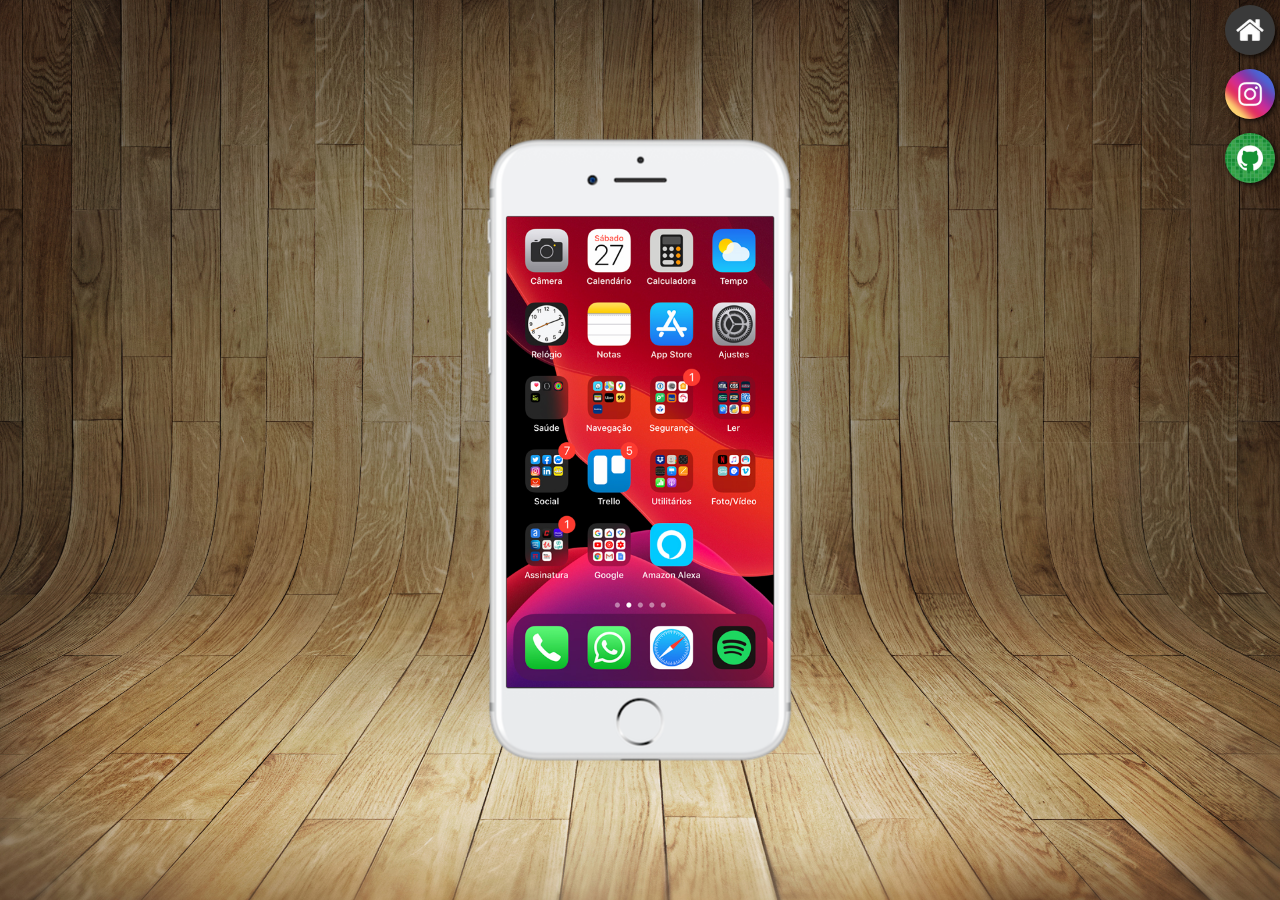
<file: index.html>
<!DOCTYPE html>
<html lang="pt-br">
<head>
  <meta charset="UTF-8">
  <meta http-equiv="X-UA-Compatible" content="IE=edge">
  <meta name="viewport" content="width=device-width, initial-scale=1.0">
  <link rel="stylesheet" href="estilos/style.css">
  <link rel="shortcut icon" href="imagens/favicon.ico" type="image/x-icon">
  <title>Projeto Redes Sociais</title>
</head>
<body>
  <main>
    <section id="telefone">
      <iframe src="home.html" name="tela" id="tela" frameborder="0">Seu navegador não é compatível com essa funcionalidade.</iframe>
    </section>
    <section id="redes">
      <a href="home.html" target="tela"><img src="imagens/logo-home.jpg" alt="Home"></a><br>
      <a href="instagram.html" target="tela"><img src="imagens/logo-instagram.jpg" alt="Youtube"></a><br>
      <a href="github.html" target="tela"><img src="imagens/logo-github.jpg" alt="Github"></a>
    </section>
  </main>
</body>
</html>
</file>
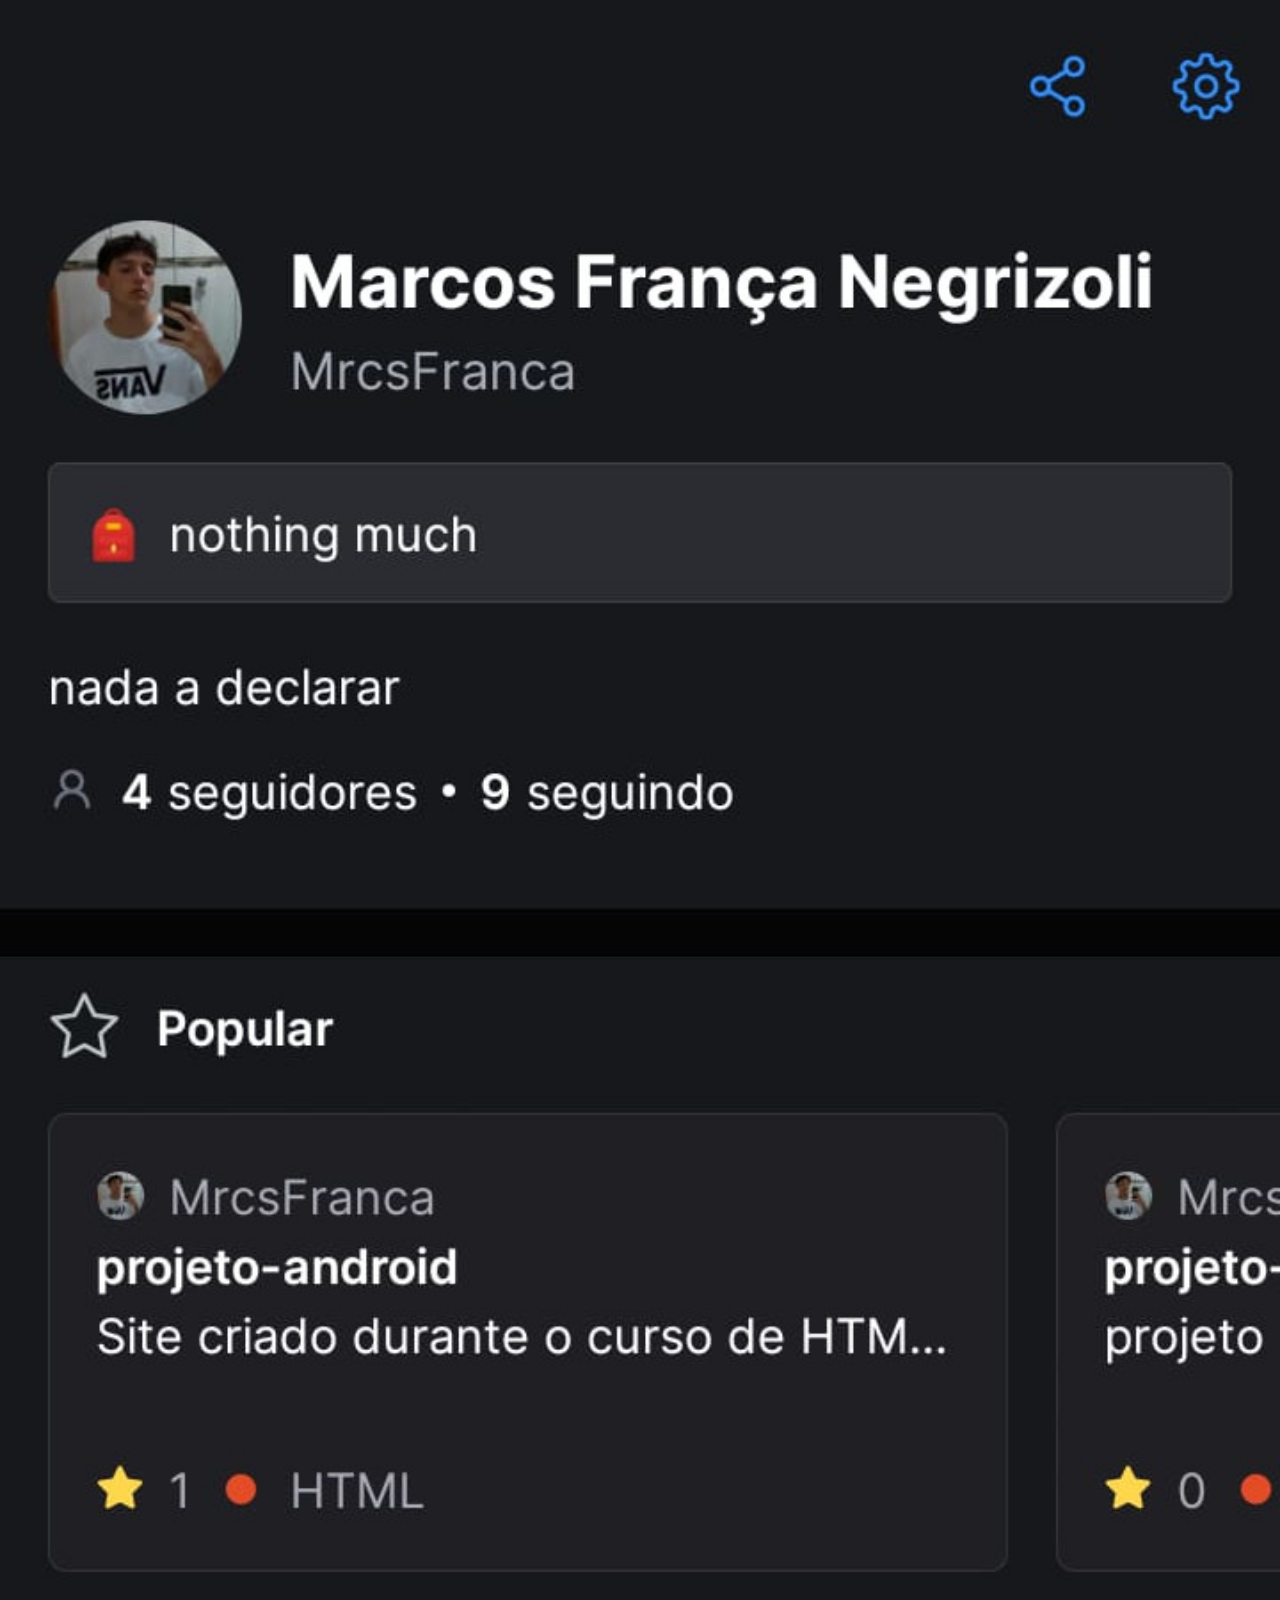
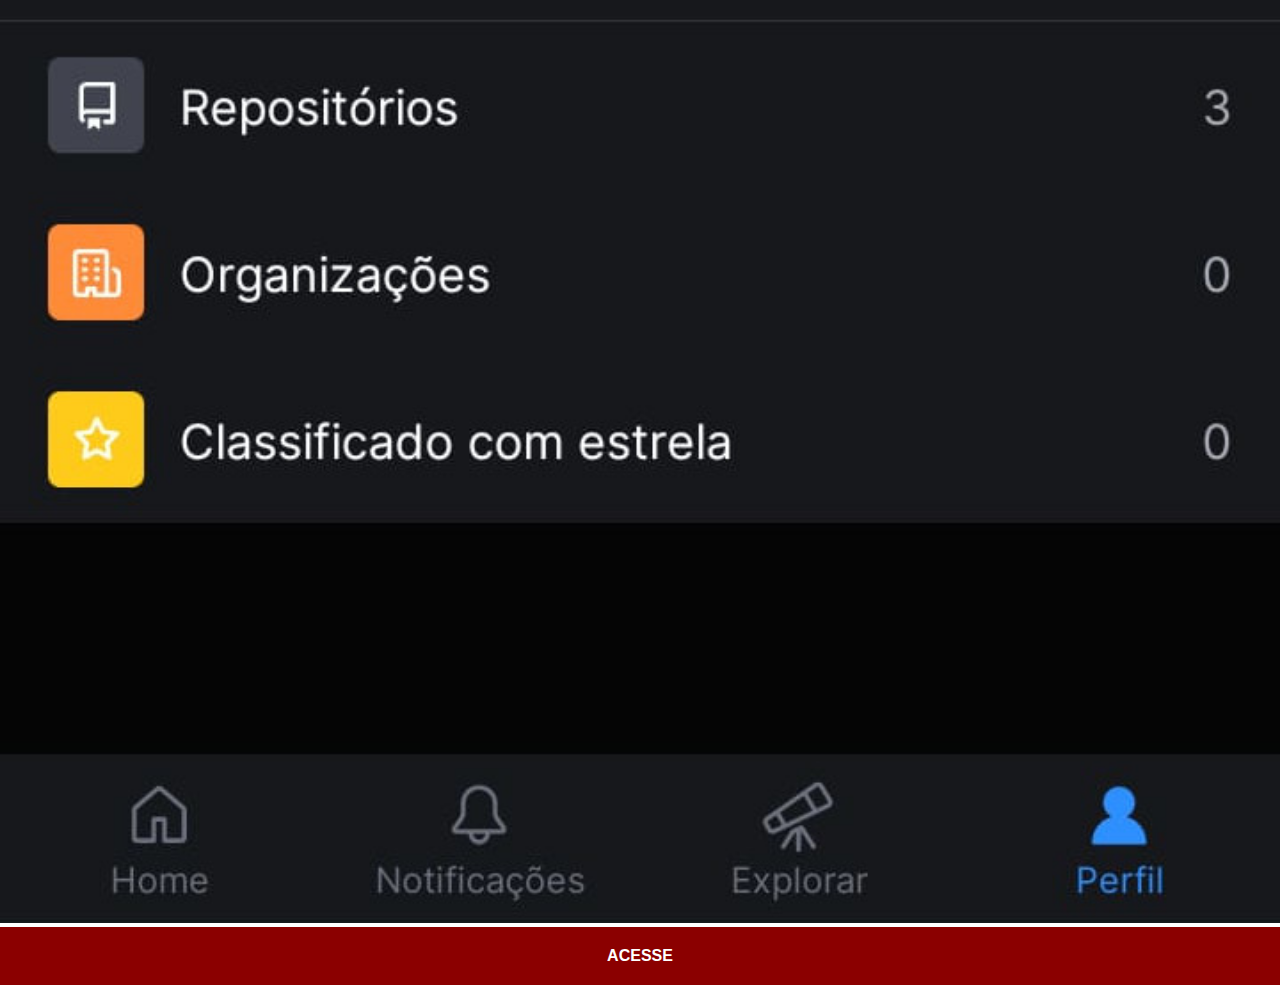
<file: github.html>
<!DOCTYPE html>
<html lang="pt-br">
<head>
  <meta charset="UTF-8">
  <meta http-equiv="X-UA-Compatible" content="IE=edge">
  <meta name="viewport" content="width=device-width, initial-scale=1.0">
  <link rel="shortcut icon" href="imagens/favicon.ico" type="image/x-icon">
  <link rel="stylesheet" href="estilos/sociais.css">
  <title>Github</title>
</head>
<body>
  <img src="imagens/tela-github.jpeg" alt="Github">
  <a href="https://www.github.com/MrcsFranca" target="_blank">ACESSE</a>
</body>
</html>
</file>
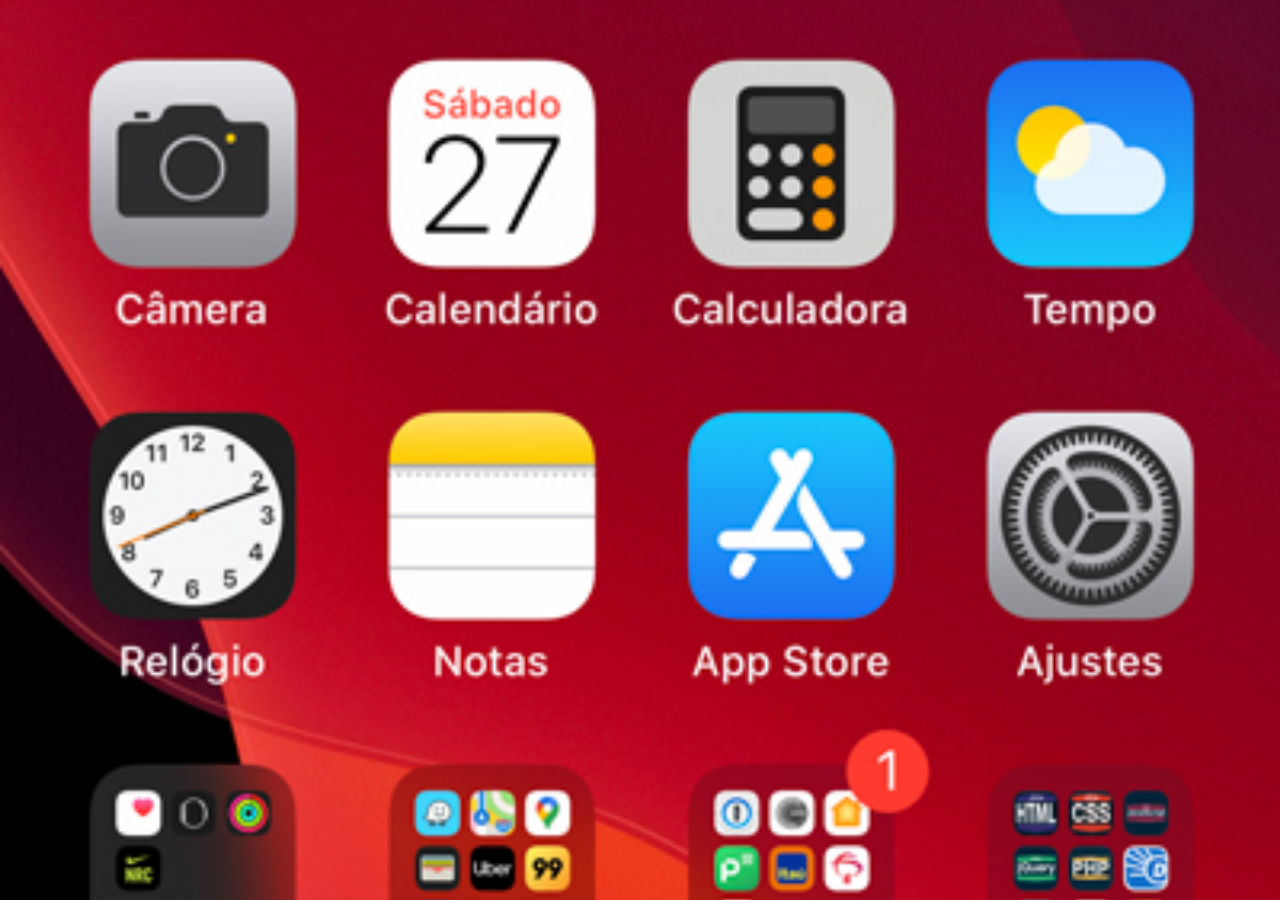
<file: home.html>
<!DOCTYPE html>
<html lang="pt-br">
<head>
  <meta charset="UTF-8">
  <meta http-equiv="X-UA-Compatible" content="IE=edge">
  <meta name="viewport" content="width=device-width, initial-scale=1.0">
  <link rel="shortcut icon" href="imagens/favicon.ico" type="image/x-icon">
  <title>Projeto Redes Sociais</title>
</head>
<style>
  * {
    margin: 0px;
    padding: 0px;
  }

  body {
    width: 100vw;
    height: 100vh;
    background: black url('imagens/tela-home.jpg') no-repeat top center;
    background-size: cover;
  }
</style>
<body>
  
</body>
</html>
</file>
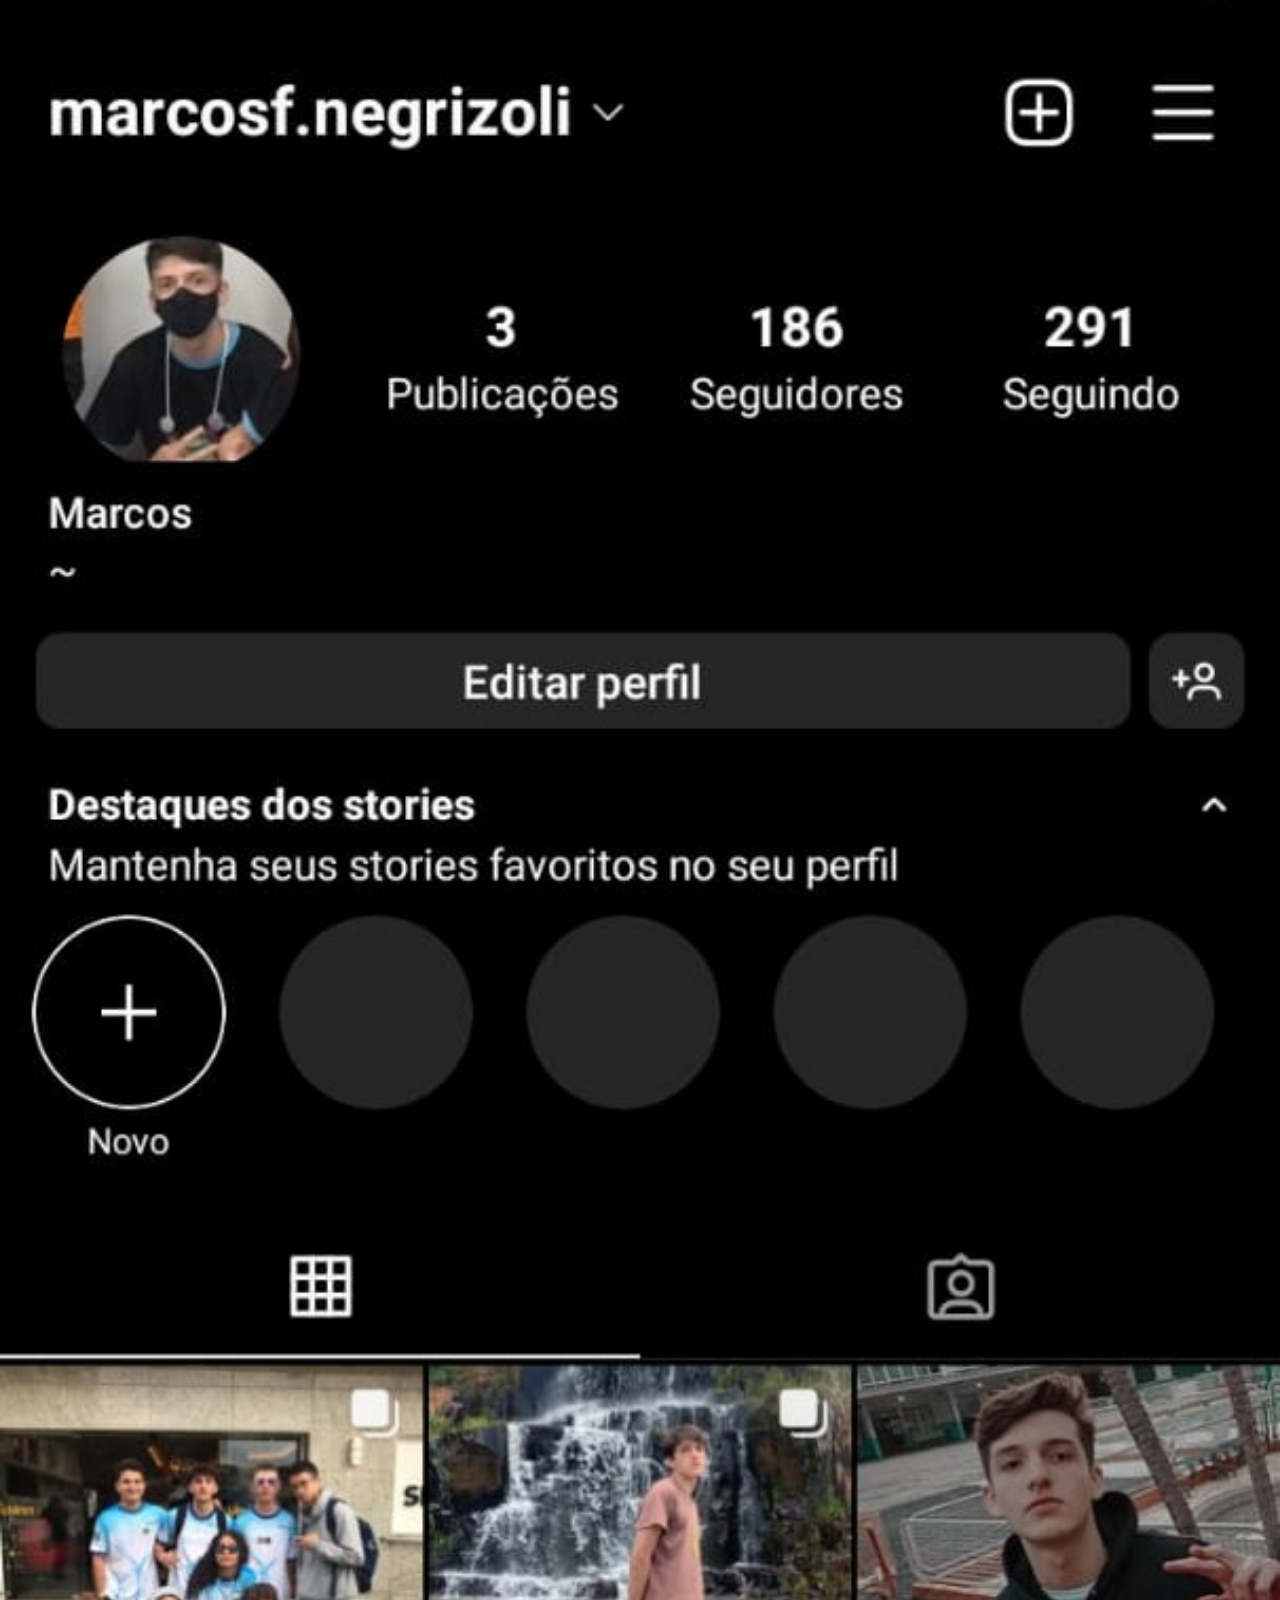
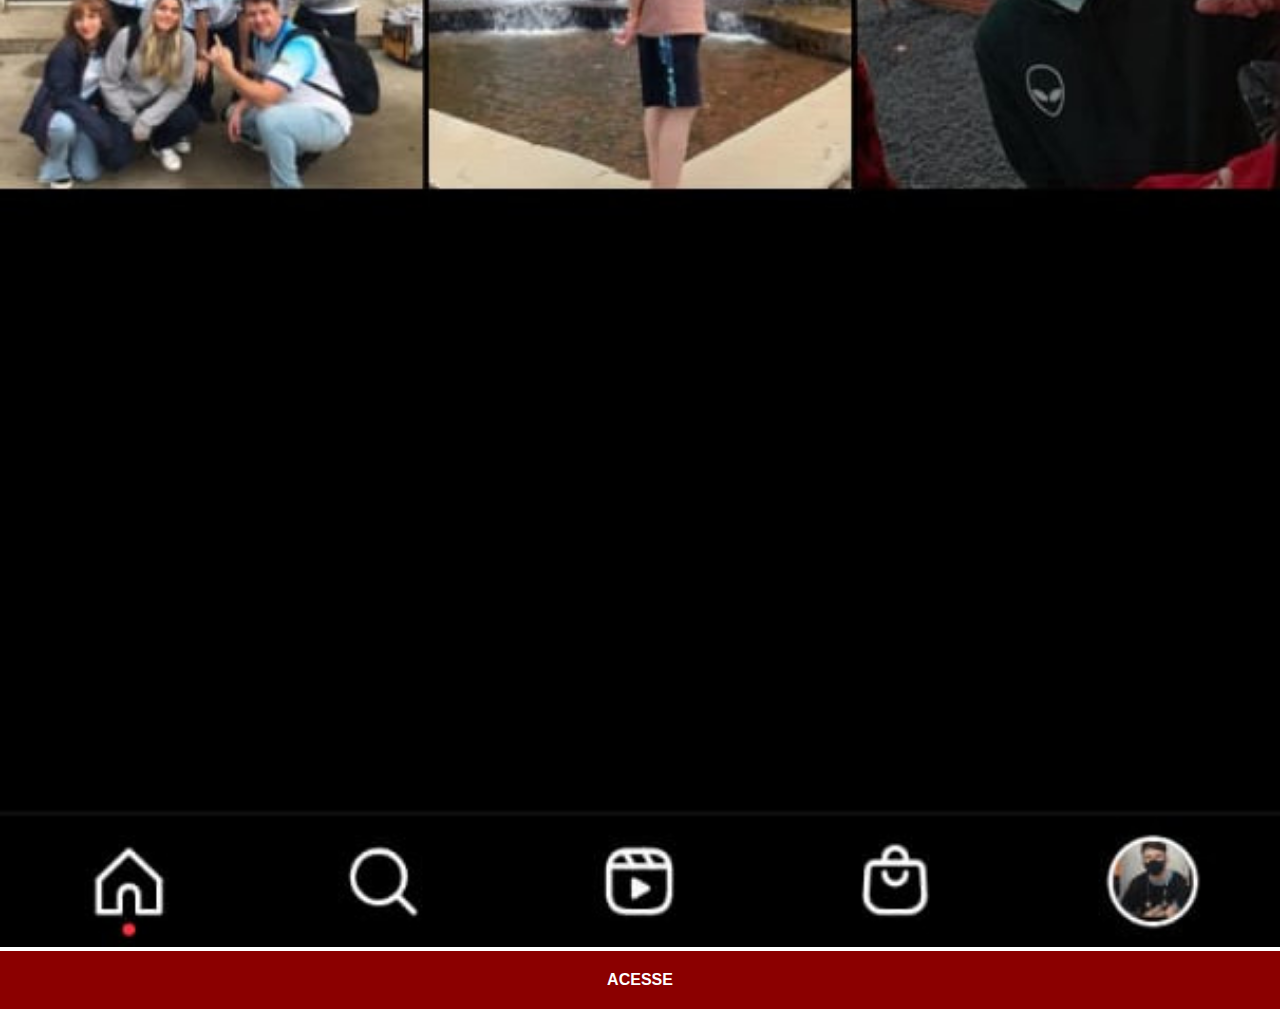
<file: instagram.html>
<!DOCTYPE html>
<html lang="pt-br">
<head>
  <meta charset="UTF-8">
  <meta http-equiv="X-UA-Compatible" content="IE=edge">
  <meta name="viewport" content="width=device-width, initial-scale=1.0">
  <link rel="shortcut icon" href="imagens/favicon.ico" type="image/x-icon">
  <link rel="stylesheet" href="estilos/sociais.css">
  <title>Youtube</title>
</head>
<body>
  <img src="imagens/tela-instagram.jpeg" alt="Youtube">
  <a href="https://www.instagram.com/marcosf.negrizoli" target="_blank">ACESSE</a>
</body>
</html>
</file>
<file: estilos/style.css>
@charset "UTF-8";

* {
  margin: 0px;
  padding: 0px;
  font-family: Arial, Helvetica, sans-serif;
}

html, body {
  height: 100vh;
  width: 100vw;
  background-color: black;
}

body {
  background: url('../imagens/fundo-madeira.jpg') no-repeat top center;
  background-size: cover;
  background-attachment: fixed;
}

main {
  position: relative;
  height: 100vh;
}

section#telefone {
  position: absolute;
  top: 50%;
  left: 50%;
  transform: translate(-50%, -50%);
  height: 627px;
  width: 311px;
  background: url('../imagens/frame-iphone.png') no-repeat;
}

iframe#tela {
  position: relative;
  top: 80px;
  left: 22px;
  height: 471px;
  width: 267px;
}

section#redes {
  text-align: right;
}

section#redes > a > img {
  width: 50px;
  margin: 5px;
  border-radius: 50%;
  box-shadow: 2px 2px 5px rgba(0, 0, 0, 0.72);
  box-sizing: border-box;
}

section#redes > a > img:hover {
  border: 2px solid rgba(255, 255, 255, 0.484);
  transform: translate(-3px, -2px);
  box-shadow: 5px 5px 10px rgba(0, 0, 0, 0.72);
  transition: transform .3s, border .3s;
}
</file>
<file: estilos/sociais.css>
@charset "UTF-8";

* {
  margin: 0px;
  padding: 0px;
  font-family: Arial, Helvetica, sans-serif;
}

::-webkit-scrollbar {
  width: 0px;
  height: 0px;
}

img {
  width: 100vw;  }

a{
  display: block;
  background-color: darkred;
  padding: 20px;
  text-align: center;
  font-weight: bolder;
  color: white;
  text-decoration: none
}

a:hover {
  background-color: rgba(255, 0, 0, 0.753);
}
</file>
